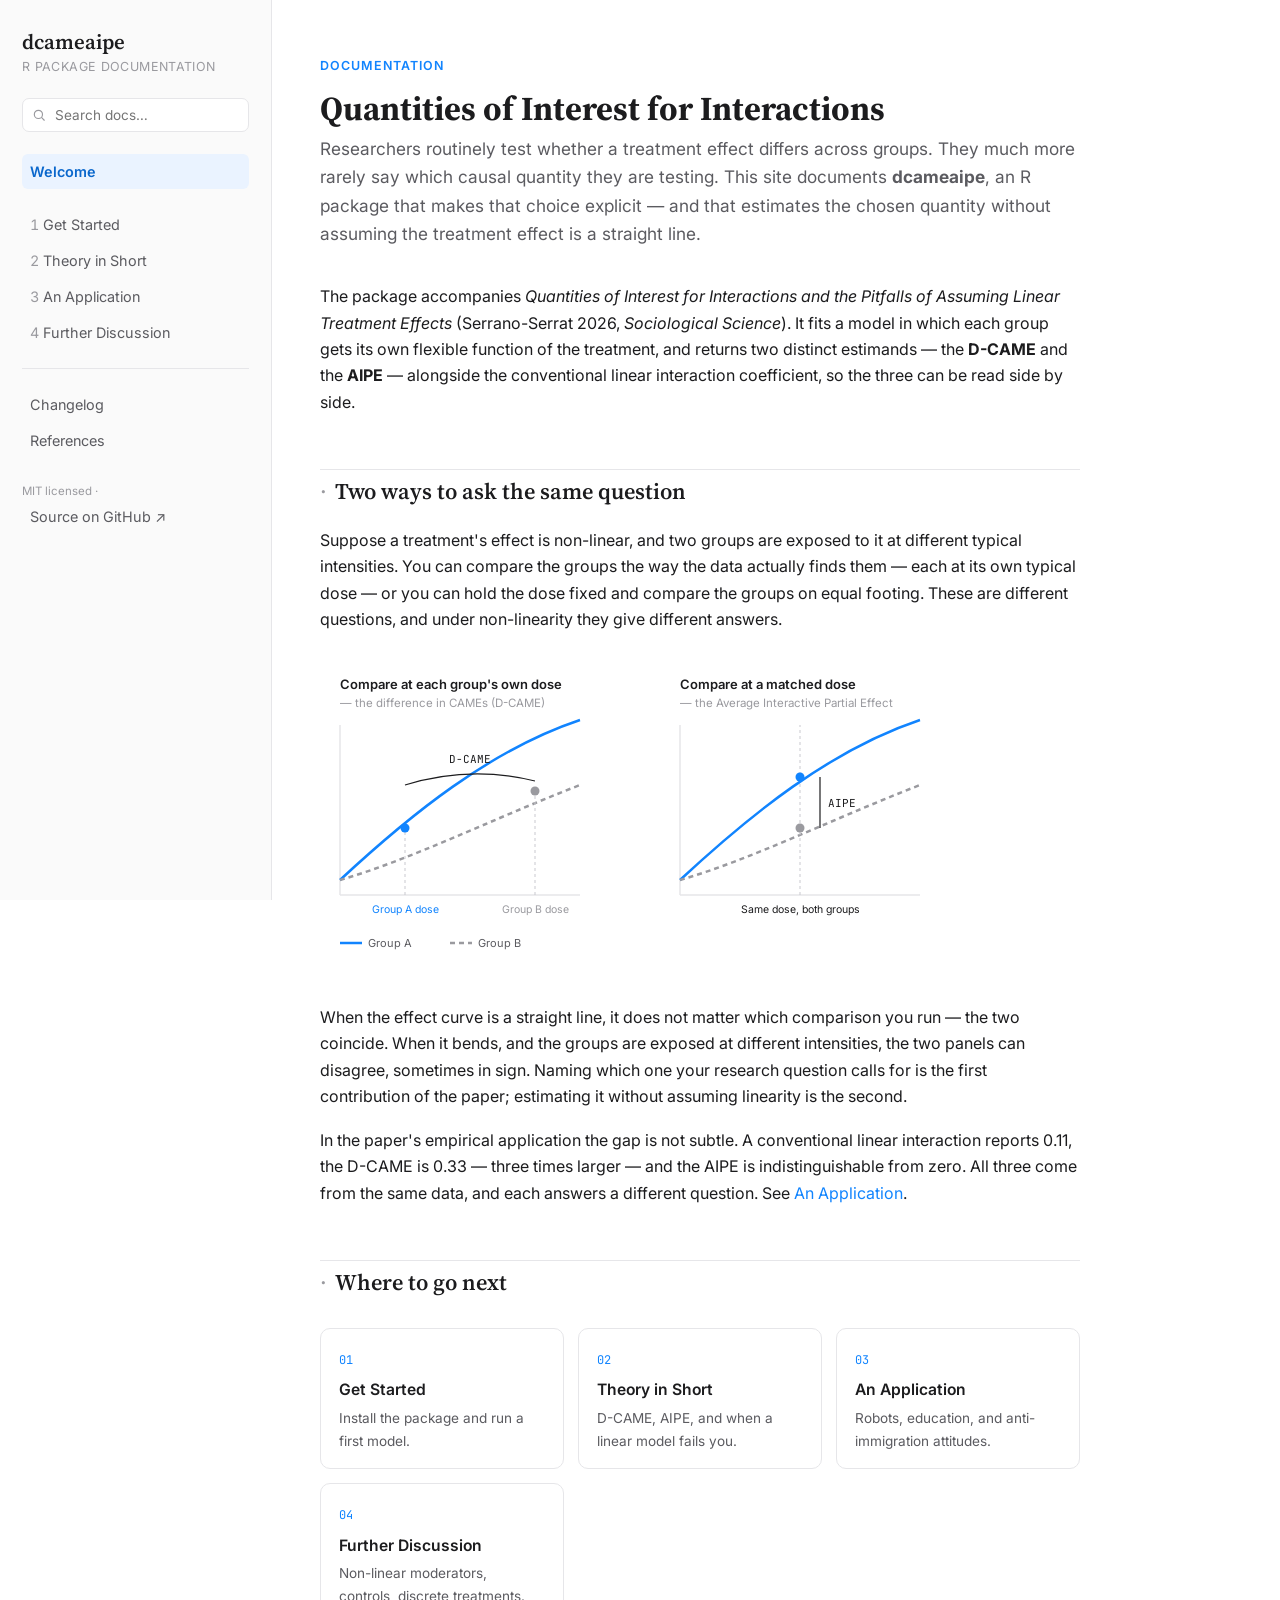
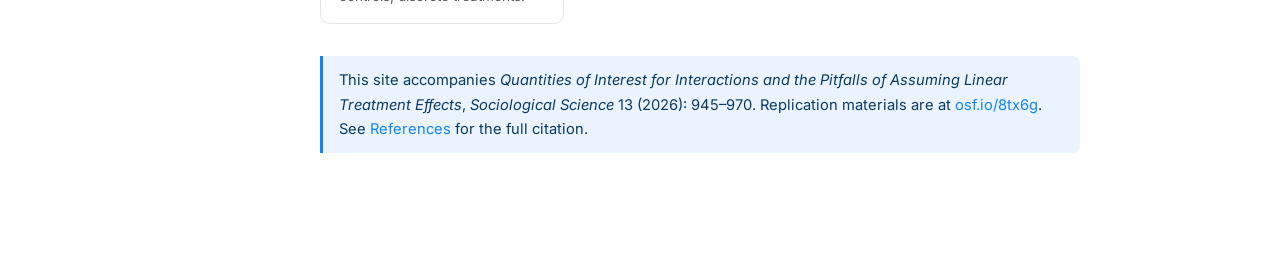
<file: docs/index.html>
<!DOCTYPE html>
<html lang="en">
<head>
<meta charset="UTF-8">
<meta name="viewport" content="width=device-width, initial-scale=1.0">
<title>dcameaipe — Documentation</title>
<link rel="stylesheet" href="css/style.css">
</head>
<body>

<button class="nav-toggle" aria-label="Toggle navigation">
  <svg viewBox="0 0 24 24" fill="none" stroke-width="2" stroke-linecap="round"><line x1="3" y1="6" x2="21" y2="6"/><line x1="3" y1="12" x2="21" y2="12"/><line x1="3" y1="18" x2="21" y2="18"/></svg>
</button>
<div class="sidebar-scrim"></div>

<div class="shell">

  <!-- ============ SIDEBAR (identical on every page) ============ -->
  <nav class="sidebar">
    <p class="sidebar-title">dcameaipe</p>
    <p class="sidebar-subtitle">R Package Documentation</p>

    <div class="sidebar-search">
      <svg viewBox="0 0 24 24" fill="none" stroke-width="2" stroke-linecap="round"><circle cx="11" cy="11" r="7"/><line x1="21" y1="21" x2="16.65" y2="16.65"/></svg>
      <input type="text" placeholder="Search docs…" aria-label="Search documentation">
    </div>

    <div class="nav-group">
      <ul class="nav-plain">
        <li><a href="index.html">Welcome</a></li>
      </ul>
    </div>

    <div class="nav-group">
      <ol class="nav-numbered">
        <li><a href="get-started.html">Get Started</a></li>
        <li><a href="theory.html">Theory in Short</a></li>
        <li><a href="application.html">An Application</a></li>
        <li><a href="discussion.html">Further Discussion</a></li>
      </ol>
    </div>

    <hr class="sidebar-divider">

    <div class="nav-group">
      <ul class="nav-plain">
        <li><a href="changelog.html">Changelog</a></li>
        <li><a href="references.html">References</a></li>
      </ul>
    </div>

    <p class="sidebar-note">MIT licensed · <a href="https://github.com/SerranoSerrat/dcameaipe">Source on GitHub ↗</a></p>
  </nav>

  <!-- ============ MAIN CONTENT ============ -->
  <main class="main">
    <div class="content">

      <p class="eyebrow">Documentation</p>
      <h1>Quantities of Interest for Interactions</h1>
      <p class="lede">
        Researchers routinely test whether a treatment effect differs across groups.
        They much more rarely say which causal quantity they are testing. This site
        documents <strong>dcameaipe</strong>, an R package that makes that choice
        explicit — and that estimates the chosen quantity without assuming the
        treatment effect is a straight line.
      </p>

      <p>
        The package accompanies <em>Quantities of Interest for Interactions and the
        Pitfalls of Assuming Linear Treatment Effects</em> (Serrano-Serrat 2026,
        <em>Sociological Science</em>). It fits a model in which each group gets its
        own flexible function of the treatment, and returns two distinct estimands —
        the <strong>D-CAME</strong> and the <strong>AIPE</strong> — alongside the
        conventional linear interaction coefficient, so the three can be read side
        by side.
      </p>

      <h2><span class="section-num">·</span>Two ways to ask the same question</h2>
      <p>
        Suppose a treatment's effect is non-linear, and two groups are exposed to it
        at different typical intensities. You can compare the groups the way the data
        actually finds them — each at its own typical dose — or you can hold the dose
        fixed and compare the groups on equal footing. These are different questions,
        and under non-linearity they give different answers.
      </p>

      <div style="margin: 2em 0;">
        <svg viewBox="0 0 620 300" role="img" aria-labelledby="diagramTitle" style="width:100%; height:auto; max-width:620px;">
          <title id="diagramTitle">Two comparisons of a non-linear treatment effect across two groups</title>

          <!-- Panel 1: D-CAME — compare at each group's own typical intensity -->
          <text x="20" y="24" font-family="Inter, sans-serif" font-size="13" font-weight="600" fill="#1c1c1e">Compare at each group's own dose</text>
          <text x="20" y="42" font-family="Inter, sans-serif" font-size="11.5" fill="#9a9a9f">— the difference in CAMEs (D-CAME)</text>

          <line x1="20" y1="230" x2="260" y2="230" stroke="#e6e6e9" stroke-width="1.5"/>
          <line x1="20" y1="60" x2="20" y2="230" stroke="#e6e6e9" stroke-width="1.5"/>

          <path d="M20,215 C90,150 170,85 260,55" fill="none" stroke="#1184fe" stroke-width="2.5"/>
          <path d="M20,215 C90,195 170,155 260,120" fill="none" stroke="#9a9a9f" stroke-width="2.5" stroke-dasharray="5,4"/>

          <line x1="85" y1="230" x2="85" y2="163" stroke="#c9c9cf" stroke-width="1" stroke-dasharray="3,3"/>
          <circle cx="85" cy="163" r="4.5" fill="#1184fe"/>
          <line x1="215" y1="230" x2="215" y2="126" stroke="#c9c9cf" stroke-width="1" stroke-dasharray="3,3"/>
          <circle cx="215" cy="126" r="4.5" fill="#9a9a9f"/>

          <path d="M85,120 Q150,100 215,116" fill="none" stroke="#1c1c1e" stroke-width="1.2"/>
          <text x="150" y="98" text-anchor="middle" font-family="JetBrains Mono, monospace" font-size="11" fill="#1c1c1e">D-CAME</text>

          <text x="85" y="248" text-anchor="middle" font-family="Inter, sans-serif" font-size="10.5" fill="#1184fe">Group A dose</text>
          <text x="215" y="248" text-anchor="middle" font-family="Inter, sans-serif" font-size="10.5" fill="#9a9a9f">Group B dose</text>

          <!-- Panel 2: AIPE — compare at a matched intensity -->
          <text x="360" y="24" font-family="Inter, sans-serif" font-size="13" font-weight="600" fill="#1c1c1e">Compare at a matched dose</text>
          <text x="360" y="42" font-family="Inter, sans-serif" font-size="11.5" fill="#9a9a9f">— the Average Interactive Partial Effect</text>

          <line x1="360" y1="230" x2="600" y2="230" stroke="#e6e6e9" stroke-width="1.5"/>
          <line x1="360" y1="60" x2="360" y2="230" stroke="#e6e6e9" stroke-width="1.5"/>

          <path d="M360,215 C430,150 510,85 600,55" fill="none" stroke="#1184fe" stroke-width="2.5"/>
          <path d="M360,215 C430,195 510,155 600,120" fill="none" stroke="#9a9a9f" stroke-width="2.5" stroke-dasharray="5,4"/>

          <line x1="480" y1="230" x2="480" y2="60" stroke="#c9c9cf" stroke-width="1" stroke-dasharray="3,3"/>
          <circle cx="480" cy="112" r="4.5" fill="#1184fe"/>
          <circle cx="480" cy="163" r="4.5" fill="#9a9a9f"/>

          <line x1="500" y1="112" x2="500" y2="163" stroke="#1c1c1e" stroke-width="1.2"/>
          <text x="508" y="142" font-family="JetBrains Mono, monospace" font-size="11" fill="#1c1c1e">AIPE</text>

          <text x="480" y="248" text-anchor="middle" font-family="Inter, sans-serif" font-size="10.5" fill="#1c1c1e">Same dose, both groups</text>

          <!-- shared legend -->
          <line x1="20" y1="278" x2="42" y2="278" stroke="#1184fe" stroke-width="2.5"/>
          <text x="48" y="282" font-family="Inter, sans-serif" font-size="11" fill="#5b5b60">Group A</text>
          <line x1="130" y1="278" x2="152" y2="278" stroke="#9a9a9f" stroke-width="2.5" stroke-dasharray="5,4"/>
          <text x="158" y="282" font-family="Inter, sans-serif" font-size="11" fill="#5b5b60">Group B</text>
        </svg>
      </div>

      <p>
        When the effect curve is a straight line, it does not matter which comparison
        you run — the two coincide. When it bends, and the groups are exposed at
        different intensities, the two panels can disagree, sometimes in sign. Naming
        which one your research question calls for is the first contribution of the
        paper; estimating it without assuming linearity is the second.
      </p>

      <p>
        In the paper's empirical application the gap is not subtle. A conventional
        linear interaction reports 0.11, the D-CAME is 0.33 — three times larger —
        and the AIPE is indistinguishable from zero. All three come from the same
        data, and each answers a different question. See
        <a href="application.html">An Application</a>.
      </p>

      <h2><span class="section-num">·</span>Where to go next</h2>
      <div class="card-grid">
        <a class="card" href="get-started.html">
          <span class="card-num">01</span>
          <h3>Get Started</h3>
          <p>Install the package and run a first model.</p>
        </a>
        <a class="card" href="theory.html">
          <span class="card-num">02</span>
          <h3>Theory in Short</h3>
          <p>D-CAME, AIPE, and when a linear model fails you.</p>
        </a>
        <a class="card" href="application.html">
          <span class="card-num">03</span>
          <h3>An Application</h3>
          <p>Robots, education, and anti-immigration attitudes.</p>
        </a>
        <a class="card" href="discussion.html">
          <span class="card-num">04</span>
          <h3>Further Discussion</h3>
          <p>Non-linear moderators, controls, discrete treatments.</p>
        </a>
      </div>

      <div class="callout">
        This site accompanies <em>Quantities of Interest for Interactions and the
        Pitfalls of Assuming Linear Treatment Effects</em>, <em>Sociological Science</em>
        13 (2026): 945–970. Replication materials are at
        <a href="https://osf.io/8tx6g/">osf.io/8tx6g</a>. See
        <a href="references.html">References</a> for the full citation.
      </div>

    </div>
  </main>
</div>

<script src="js/main.js"></script>
</body>
</html>
</file>
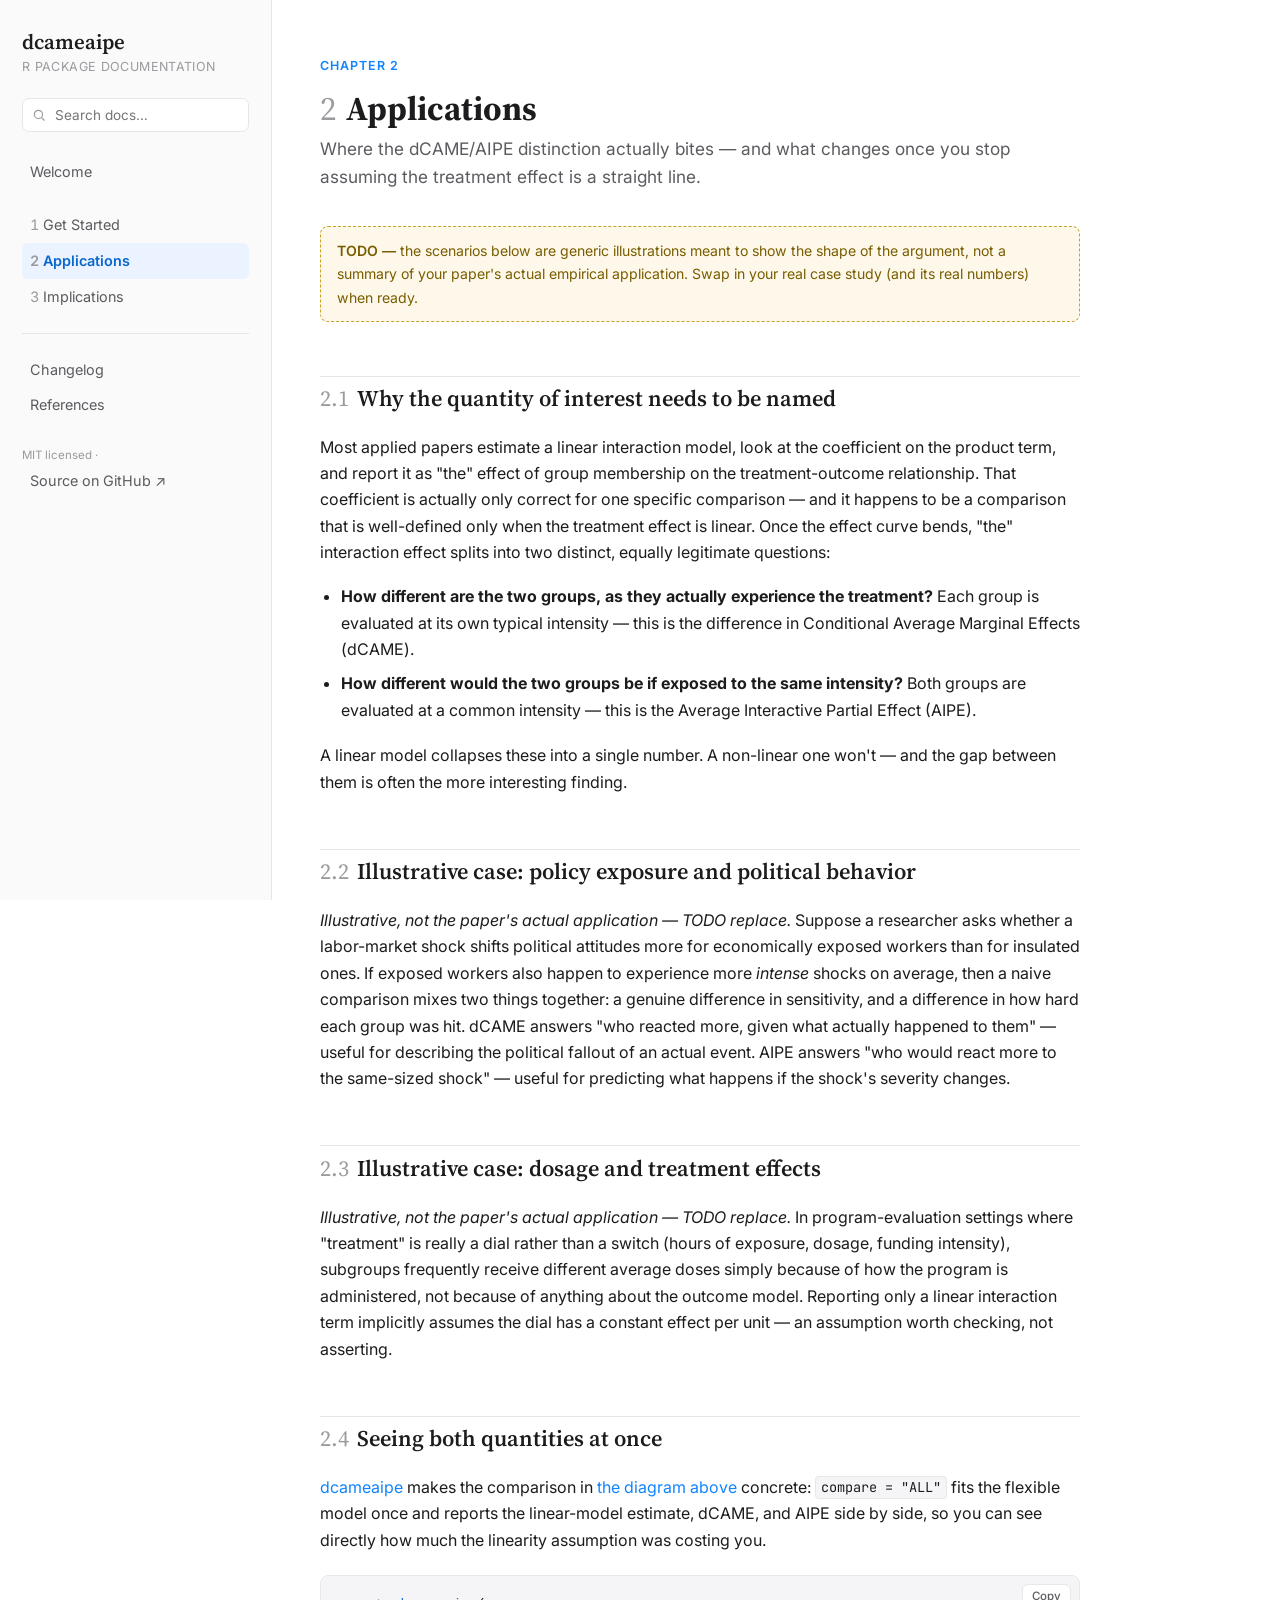
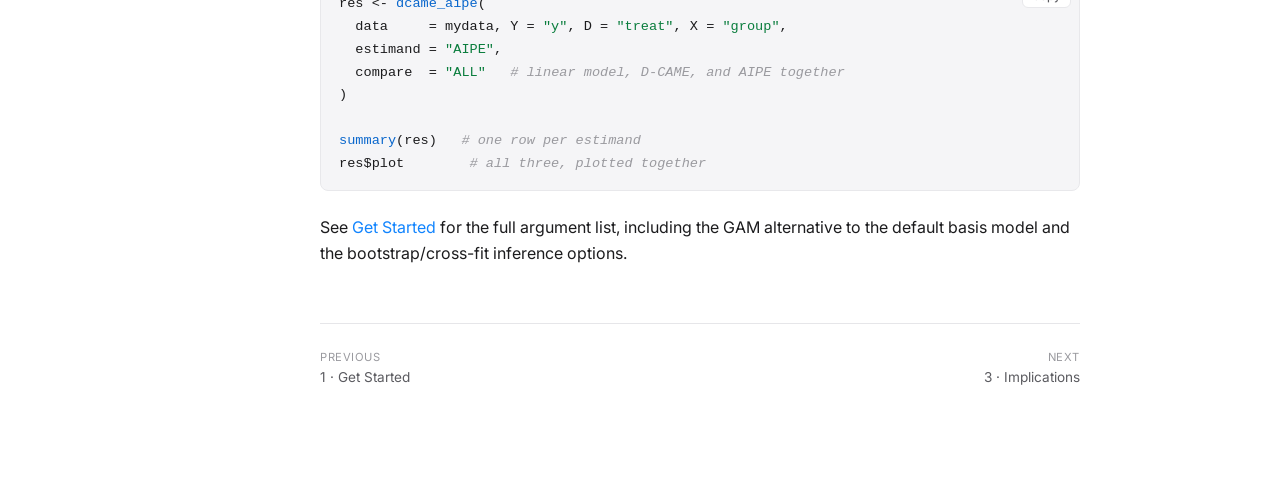
<file: docs/applications.html>
<!DOCTYPE html>
<html lang="en">
<head>
<meta charset="UTF-8">
<meta name="viewport" content="width=device-width, initial-scale=1.0">
<title>Applications — dcameaipe</title>
<link rel="stylesheet" href="css/style.css">
</head>
<body>

<button class="nav-toggle" aria-label="Toggle navigation">
  <svg viewBox="0 0 24 24" fill="none" stroke-width="2" stroke-linecap="round"><line x1="3" y1="6" x2="21" y2="6"/><line x1="3" y1="12" x2="21" y2="12"/><line x1="3" y1="18" x2="21" y2="18"/></svg>
</button>
<div class="sidebar-scrim"></div>

<div class="shell">

  <nav class="sidebar">
    <p class="sidebar-title">dcameaipe</p>
    <p class="sidebar-subtitle">R Package Documentation</p>

    <div class="sidebar-search">
      <svg viewBox="0 0 24 24" fill="none" stroke-width="2" stroke-linecap="round"><circle cx="11" cy="11" r="7"/><line x1="21" y1="21" x2="16.65" y2="16.65"/></svg>
      <input type="text" placeholder="Search docs…" aria-label="Search documentation">
    </div>

    <div class="nav-group">
      <ul class="nav-plain">
        <li><a href="index.html">Welcome</a></li>
      </ul>
    </div>

    <div class="nav-group">
      <ol class="nav-numbered">
        <li><a href="get-started.html">Get Started</a></li>
        <li><a href="applications.html">Applications</a></li>
        <li><a href="implications.html">Implications</a></li>
      </ol>
    </div>

    <hr class="sidebar-divider">

    <div class="nav-group">
      <ul class="nav-plain">
        <li><a href="changelog.html">Changelog</a></li>
        <li><a href="references.html">References</a></li>
      </ul>
    </div>

    <p class="sidebar-note">MIT licensed · <a href="https://github.com/SerranoSerrat/dcameaipe">Source on GitHub ↗</a></p>
  </nav>

  <main class="main">
    <div class="content">

      <p class="eyebrow">Chapter 2</p>
      <h1><span class="chapter-num">2</span>Applications</h1>
      <p class="lede">
        Where the dCAME/AIPE distinction actually bites — and what changes once you
        stop assuming the treatment effect is a straight line.
      </p>

      <div class="todo">
        <strong>TODO —</strong> the scenarios below are generic illustrations meant
        to show the shape of the argument, not a summary of your paper's actual
        empirical application. Swap in your real case study (and its real numbers)
        when ready.
      </div>

      <h2><span class="section-num">2.1</span>Why the quantity of interest needs to be named</h2>
      <p>
        Most applied papers estimate a linear interaction model, look at the
        coefficient on the product term, and report it as "the" effect of group
        membership on the treatment-outcome relationship. That coefficient is
        actually only correct for one specific comparison — and it happens to be a
        comparison that is well-defined only when the treatment effect is linear.
        Once the effect curve bends, "the" interaction effect splits into two
        distinct, equally legitimate questions:
      </p>
      <ul class="content-list">
        <li>
          <strong>How different are the two groups, as they actually experience the
          treatment?</strong> Each group is evaluated at its own typical intensity —
          this is the difference in Conditional Average Marginal Effects (dCAME).
        </li>
        <li>
          <strong>How different would the two groups be if exposed to the same
          intensity?</strong> Both groups are evaluated at a common intensity — this
          is the Average Interactive Partial Effect (AIPE).
        </li>
      </ul>
      <p>
        A linear model collapses these into a single number. A non-linear one
        won't — and the gap between them is often the more interesting finding.
      </p>

      <h2><span class="section-num">2.2</span>Illustrative case: policy exposure and political behavior</h2>
      <p>
        <em>Illustrative, not the paper's actual application — TODO replace.</em>
        Suppose a researcher asks whether a labor-market shock shifts political
        attitudes more for economically exposed workers than for insulated ones. If
        exposed workers also happen to experience more <em>intense</em> shocks on
        average, then a naive comparison mixes two things together: a genuine
        difference in sensitivity, and a difference in how hard each group was hit.
        dCAME answers "who reacted more, given what actually happened to them" —
        useful for describing the political fallout of an actual event. AIPE
        answers "who would react more to the same-sized shock" — useful for
        predicting what happens if the shock's severity changes.
      </p>

      <h2><span class="section-num">2.3</span>Illustrative case: dosage and treatment effects</h2>
      <p>
        <em>Illustrative, not the paper's actual application — TODO replace.</em>
        In program-evaluation settings where "treatment" is really a dial rather
        than a switch (hours of exposure, dosage, funding intensity), subgroups
        frequently receive different average doses simply because of how the
        program is administered, not because of anything about the outcome model.
        Reporting only a linear interaction term implicitly assumes the dial has a
        constant effect per unit — an assumption worth checking, not asserting.
      </p>

      <h2><span class="section-num">2.4</span>Seeing both quantities at once</h2>
      <p>
        <a href="https://github.com/SerranoSerrat/dcameaipe">dcameaipe</a> makes the
        comparison in <a href="index.html">the diagram above</a> concrete:
        <code class="inline">compare = "ALL"</code> fits the flexible model once and
        reports the linear-model estimate, dCAME, and AIPE side by side, so you can
        see directly how much the linearity assumption was costing you.
      </p>

      <div class="code-block">
        <pre><code>res &lt;- <span class="tok-fn">dcame_aipe</span>(
  data     = mydata, Y = <span class="tok-str">"y"</span>, D = <span class="tok-str">"treat"</span>, X = <span class="tok-str">"group"</span>,
  estimand = <span class="tok-str">"AIPE"</span>,
  compare  = <span class="tok-str">"ALL"</span>   <span class="tok-com"># linear model, D-CAME, and AIPE together</span>
)

<span class="tok-fn">summary</span>(res)   <span class="tok-com"># one row per estimand</span>
res$plot        <span class="tok-com"># all three, plotted together</span></code></pre>
      </div>

      <p>
        See <a href="get-started.html">Get Started</a> for the full argument list,
        including the GAM alternative to the default basis model and the
        bootstrap/cross-fit inference options.
      </p>

      <div class="page-nav">
        <a href="get-started.html"><span class="dir">Previous</span>1 · Get Started</a>
        <a class="next" href="implications.html"><span class="dir">Next</span>3 · Implications</a>
      </div>

    </div>
  </main>
</div>

<script src="js/main.js"></script>
</body>
</html>
</file>
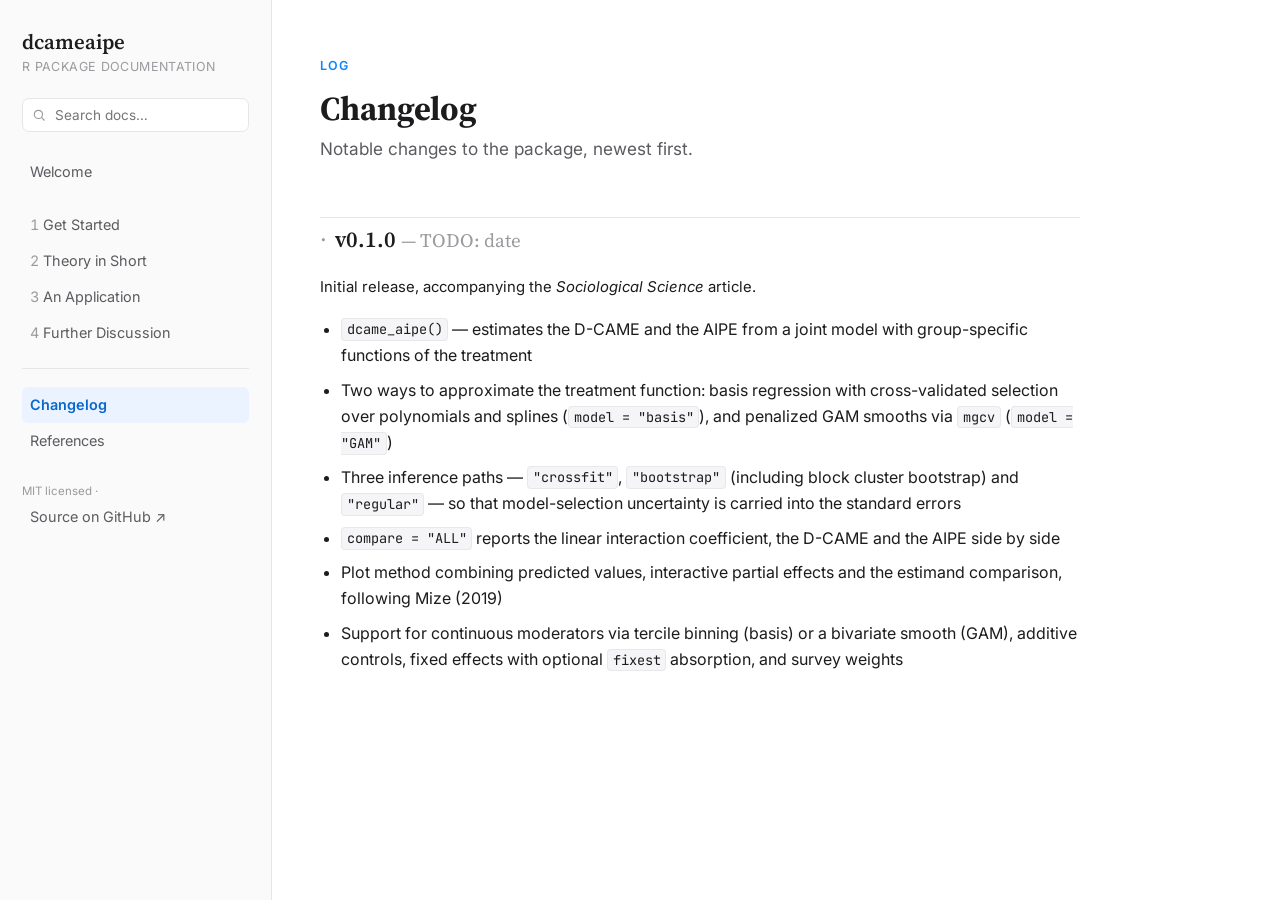
<file: docs/changelog.html>
<!DOCTYPE html>
<html lang="en">
<head>
<meta charset="UTF-8">
<meta name="viewport" content="width=device-width, initial-scale=1.0">
<title>Changelog — dcameaipe</title>
<link rel="stylesheet" href="css/style.css">
</head>
<body>

<button class="nav-toggle" aria-label="Toggle navigation">
  <svg viewBox="0 0 24 24" fill="none" stroke-width="2" stroke-linecap="round"><line x1="3" y1="6" x2="21" y2="6"/><line x1="3" y1="12" x2="21" y2="12"/><line x1="3" y1="18" x2="21" y2="18"/></svg>
</button>
<div class="sidebar-scrim"></div>

<div class="shell">

  <nav class="sidebar">
    <p class="sidebar-title">dcameaipe</p>
    <p class="sidebar-subtitle">R Package Documentation</p>

    <div class="sidebar-search">
      <svg viewBox="0 0 24 24" fill="none" stroke-width="2" stroke-linecap="round"><circle cx="11" cy="11" r="7"/><line x1="21" y1="21" x2="16.65" y2="16.65"/></svg>
      <input type="text" placeholder="Search docs…" aria-label="Search documentation">
    </div>

    <div class="nav-group">
      <ul class="nav-plain">
        <li><a href="index.html">Welcome</a></li>
      </ul>
    </div>

    <div class="nav-group">
      <ol class="nav-numbered">
        <li><a href="get-started.html">Get Started</a></li>
        <li><a href="theory.html">Theory in Short</a></li>
        <li><a href="application.html">An Application</a></li>
        <li><a href="discussion.html">Further Discussion</a></li>
      </ol>
    </div>

    <hr class="sidebar-divider">

    <div class="nav-group">
      <ul class="nav-plain">
        <li><a href="changelog.html">Changelog</a></li>
        <li><a href="references.html">References</a></li>
      </ul>
    </div>

    <p class="sidebar-note">MIT licensed · <a href="https://github.com/SerranoSerrat/dcameaipe">Source on GitHub ↗</a></p>
  </nav>

  <main class="main">
    <div class="content">

      <p class="eyebrow">Log</p>
      <h1>Changelog</h1>
      <p class="lede">Notable changes to the package, newest first.</p>

      <h2><span class="section-num">·</span>v0.1.0 <span style="color:var(--text-faint); font-weight:400; font-size:0.85em;">— TODO: date</span></h2>
      <p style="font-size:.93rem;">
        Initial release, accompanying the <em>Sociological Science</em> article.
      </p>
      <ul class="content-list">
        <li><code class="inline">dcame_aipe()</code> — estimates the D-CAME and the AIPE from a joint model with group-specific functions of the treatment</li>
        <li>Two ways to approximate the treatment function: basis regression with cross-validated selection over polynomials and splines (<code class="inline">model = "basis"</code>), and penalized GAM smooths via <code class="inline">mgcv</code> (<code class="inline">model = "GAM"</code>)</li>
        <li>Three inference paths — <code class="inline">"crossfit"</code>, <code class="inline">"bootstrap"</code> (including block cluster bootstrap) and <code class="inline">"regular"</code> — so that model-selection uncertainty is carried into the standard errors</li>
        <li><code class="inline">compare = "ALL"</code> reports the linear interaction coefficient, the D-CAME and the AIPE side by side</li>
        <li>Plot method combining predicted values, interactive partial effects and the estimand comparison, following Mize (2019)</li>
        <li>Support for continuous moderators via tercile binning (basis) or a bivariate smooth (GAM), additive controls, fixed effects with optional <code class="inline">fixest</code> absorption, and survey weights</li>
      </ul>

    </div>
  </main>
</div>

<script src="js/main.js"></script>
</body>
</html>
</file>
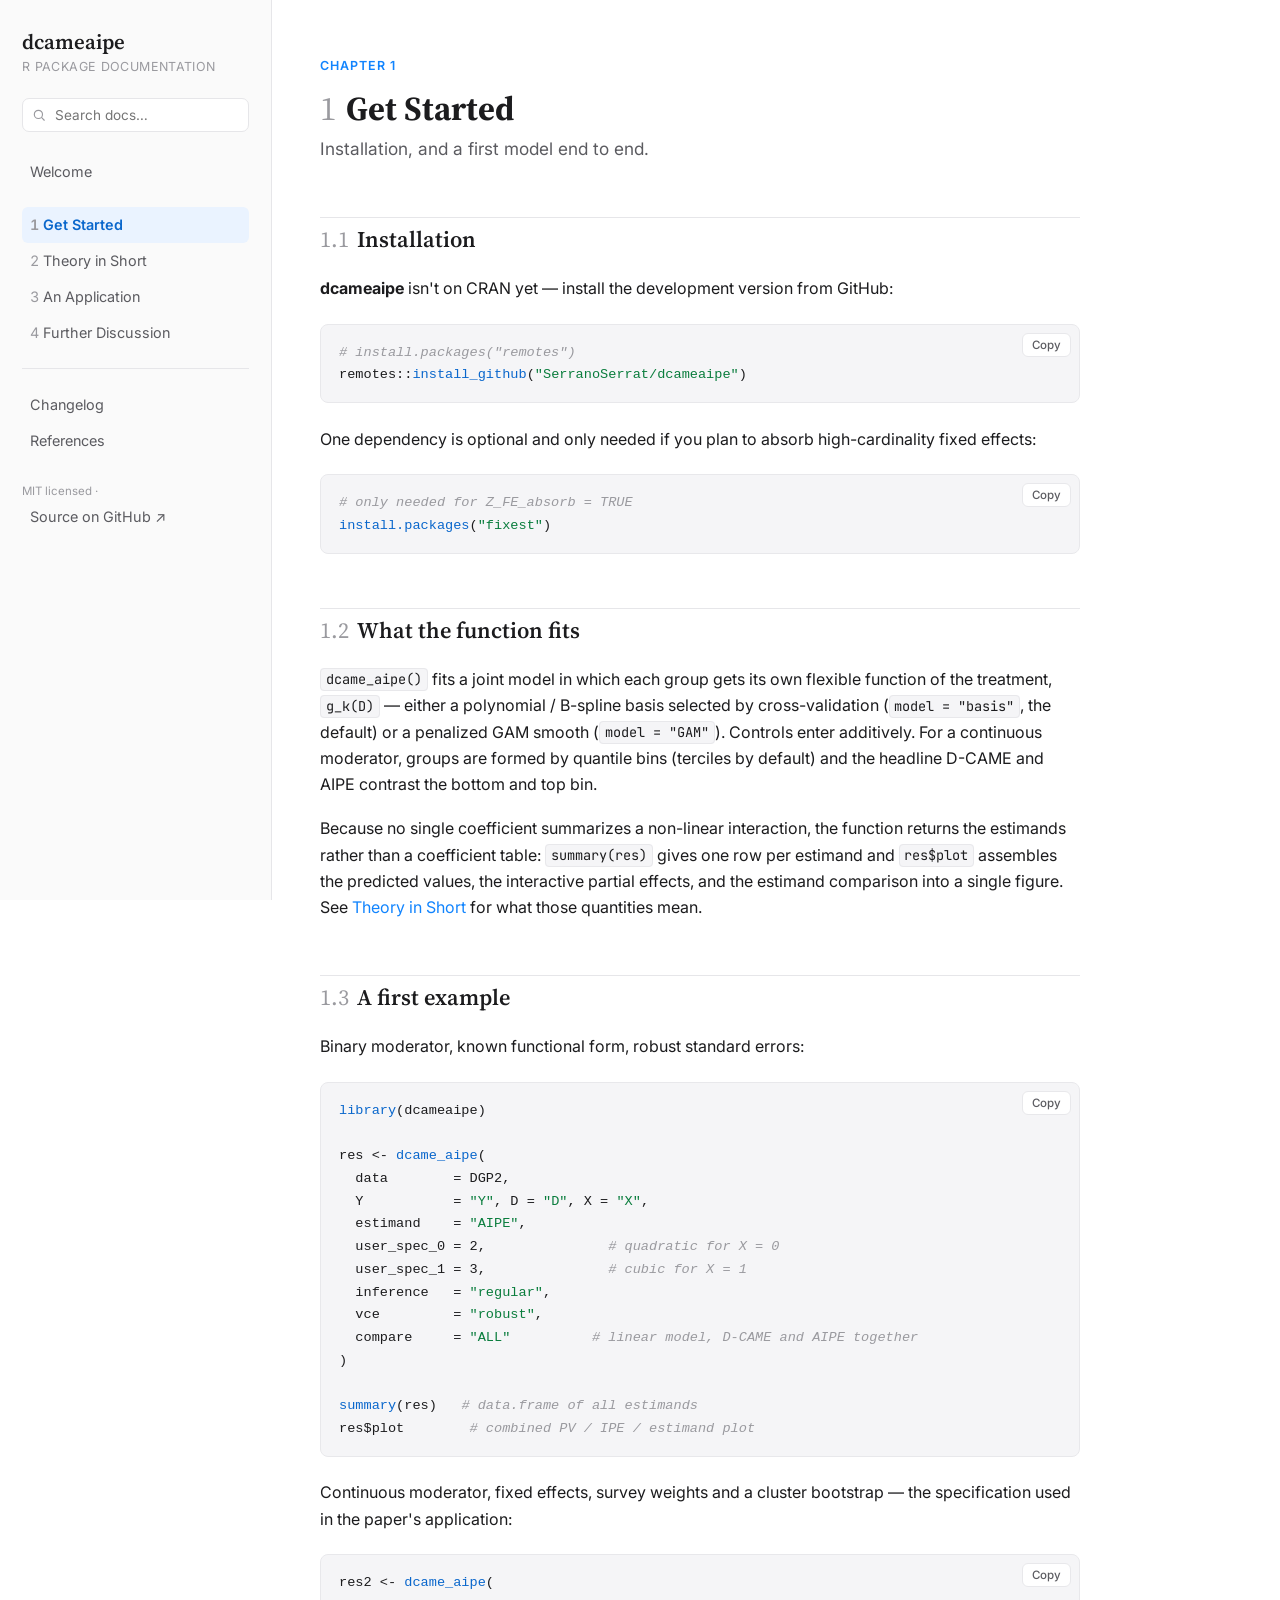
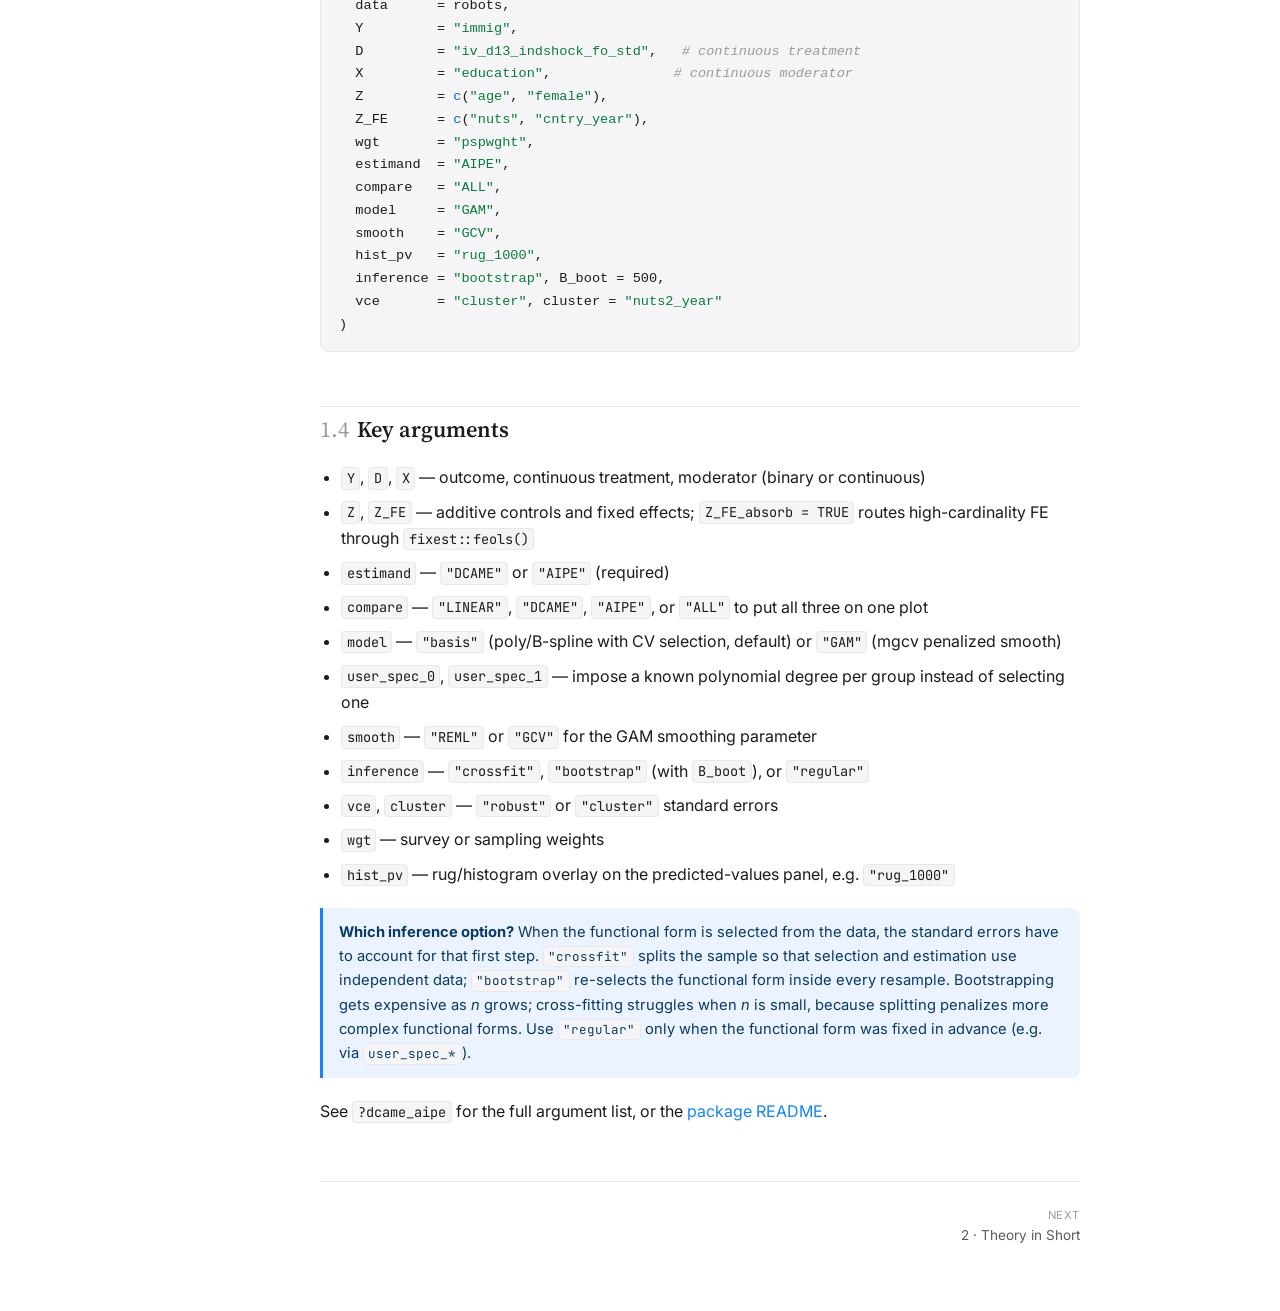
<file: docs/get-started.html>
<!DOCTYPE html>
<html lang="en">
<head>
<meta charset="UTF-8">
<meta name="viewport" content="width=device-width, initial-scale=1.0">
<title>Get Started — dcameaipe</title>
<link rel="stylesheet" href="css/style.css">
</head>
<body>

<button class="nav-toggle" aria-label="Toggle navigation">
  <svg viewBox="0 0 24 24" fill="none" stroke-width="2" stroke-linecap="round"><line x1="3" y1="6" x2="21" y2="6"/><line x1="3" y1="12" x2="21" y2="12"/><line x1="3" y1="18" x2="21" y2="18"/></svg>
</button>
<div class="sidebar-scrim"></div>

<div class="shell">

  <nav class="sidebar">
    <p class="sidebar-title">dcameaipe</p>
    <p class="sidebar-subtitle">R Package Documentation</p>

    <div class="sidebar-search">
      <svg viewBox="0 0 24 24" fill="none" stroke-width="2" stroke-linecap="round"><circle cx="11" cy="11" r="7"/><line x1="21" y1="21" x2="16.65" y2="16.65"/></svg>
      <input type="text" placeholder="Search docs…" aria-label="Search documentation">
    </div>

    <div class="nav-group">
      <ul class="nav-plain">
        <li><a href="index.html">Welcome</a></li>
      </ul>
    </div>

    <div class="nav-group">
      <ol class="nav-numbered">
        <li><a href="get-started.html">Get Started</a></li>
        <li><a href="theory.html">Theory in Short</a></li>
        <li><a href="application.html">An Application</a></li>
        <li><a href="discussion.html">Further Discussion</a></li>
      </ol>
    </div>

    <hr class="sidebar-divider">

    <div class="nav-group">
      <ul class="nav-plain">
        <li><a href="changelog.html">Changelog</a></li>
        <li><a href="references.html">References</a></li>
      </ul>
    </div>

    <p class="sidebar-note">MIT licensed · <a href="https://github.com/SerranoSerrat/dcameaipe">Source on GitHub ↗</a></p>
  </nav>

  <main class="main">
    <div class="content">

      <p class="eyebrow">Chapter 1</p>
      <h1><span class="chapter-num">1</span>Get Started</h1>
      <p class="lede">Installation, and a first model end to end.</p>

      <h2><span class="section-num">1.1</span>Installation</h2>
      <p><strong>dcameaipe</strong> isn't on CRAN yet — install the development version from GitHub:</p>

      <div class="code-block">
        <pre><code><span class="tok-com"># install.packages("remotes")</span>
remotes::<span class="tok-fn">install_github</span>(<span class="tok-str">"SerranoSerrat/dcameaipe"</span>)</code></pre>
      </div>

      <p>
        One dependency is optional and only needed if you plan to absorb
        high-cardinality fixed effects:
      </p>

      <div class="code-block">
        <pre><code><span class="tok-com"># only needed for Z_FE_absorb = TRUE</span>
<span class="tok-fn">install.packages</span>(<span class="tok-str">"fixest"</span>)</code></pre>
      </div>

      <h2><span class="section-num">1.2</span>What the function fits</h2>
      <p>
        <code class="inline">dcame_aipe()</code> fits a joint model in which each
        group gets its own flexible function of the treatment,
        <code class="inline">g_k(D)</code> — either a polynomial / B-spline basis
        selected by cross-validation (<code class="inline">model = "basis"</code>,
        the default) or a penalized GAM smooth
        (<code class="inline">model = "GAM"</code>). Controls enter additively. For a
        continuous moderator, groups are formed by quantile bins (terciles by
        default) and the headline D-CAME and AIPE contrast the bottom and top bin.
      </p>
      <p>
        Because no single coefficient summarizes a non-linear interaction, the
        function returns the estimands rather than a coefficient table:
        <code class="inline">summary(res)</code> gives one row per estimand and
        <code class="inline">res$plot</code> assembles the predicted values, the
        interactive partial effects, and the estimand comparison into a single
        figure. See <a href="theory.html">Theory in Short</a> for what those
        quantities mean.
      </p>

      <h2><span class="section-num">1.3</span>A first example</h2>
      <p>Binary moderator, known functional form, robust standard errors:</p>

      <div class="code-block">
        <pre><code><span class="tok-fn">library</span>(dcameaipe)

res &lt;- <span class="tok-fn">dcame_aipe</span>(
  data        = DGP2,
  Y           = <span class="tok-str">"Y"</span>, D = <span class="tok-str">"D"</span>, X = <span class="tok-str">"X"</span>,
  estimand    = <span class="tok-str">"AIPE"</span>,
  user_spec_0 = 2,               <span class="tok-com"># quadratic for X = 0</span>
  user_spec_1 = 3,               <span class="tok-com"># cubic for X = 1</span>
  inference   = <span class="tok-str">"regular"</span>,
  vce         = <span class="tok-str">"robust"</span>,
  compare     = <span class="tok-str">"ALL"</span>          <span class="tok-com"># linear model, D-CAME and AIPE together</span>
)

<span class="tok-fn">summary</span>(res)   <span class="tok-com"># data.frame of all estimands</span>
res$plot        <span class="tok-com"># combined PV / IPE / estimand plot</span></code></pre>
      </div>

      <p>
        Continuous moderator, fixed effects, survey weights and a cluster bootstrap —
        the specification used in the paper's application:
      </p>

      <div class="code-block">
        <pre><code>res2 &lt;- <span class="tok-fn">dcame_aipe</span>(
  data      = robots,
  Y         = <span class="tok-str">"immig"</span>,
  D         = <span class="tok-str">"iv_d13_indshock_fo_std"</span>,   <span class="tok-com"># continuous treatment</span>
  X         = <span class="tok-str">"education"</span>,               <span class="tok-com"># continuous moderator</span>
  Z         = <span class="tok-fn">c</span>(<span class="tok-str">"age"</span>, <span class="tok-str">"female"</span>),
  Z_FE      = <span class="tok-fn">c</span>(<span class="tok-str">"nuts"</span>, <span class="tok-str">"cntry_year"</span>),
  wgt       = <span class="tok-str">"pspwght"</span>,
  estimand  = <span class="tok-str">"AIPE"</span>,
  compare   = <span class="tok-str">"ALL"</span>,
  model     = <span class="tok-str">"GAM"</span>,
  smooth    = <span class="tok-str">"GCV"</span>,
  hist_pv   = <span class="tok-str">"rug_1000"</span>,
  inference = <span class="tok-str">"bootstrap"</span>, B_boot = 500,
  vce       = <span class="tok-str">"cluster"</span>, cluster = <span class="tok-str">"nuts2_year"</span>
)</code></pre>
      </div>

      <h2><span class="section-num">1.4</span>Key arguments</h2>
      <ul class="content-list">
        <li><code class="inline">Y</code>, <code class="inline">D</code>, <code class="inline">X</code> — outcome, continuous treatment, moderator (binary or continuous)</li>
        <li><code class="inline">Z</code>, <code class="inline">Z_FE</code> — additive controls and fixed effects; <code class="inline">Z_FE_absorb = TRUE</code> routes high-cardinality FE through <code class="inline">fixest::feols()</code></li>
        <li><code class="inline">estimand</code> — <code class="inline">"DCAME"</code> or <code class="inline">"AIPE"</code> (required)</li>
        <li><code class="inline">compare</code> — <code class="inline">"LINEAR"</code>, <code class="inline">"DCAME"</code>, <code class="inline">"AIPE"</code>, or <code class="inline">"ALL"</code> to put all three on one plot</li>
        <li><code class="inline">model</code> — <code class="inline">"basis"</code> (poly/B-spline with CV selection, default) or <code class="inline">"GAM"</code> (mgcv penalized smooth)</li>
        <li><code class="inline">user_spec_0</code>, <code class="inline">user_spec_1</code> — impose a known polynomial degree per group instead of selecting one</li>
        <li><code class="inline">smooth</code> — <code class="inline">"REML"</code> or <code class="inline">"GCV"</code> for the GAM smoothing parameter</li>
        <li><code class="inline">inference</code> — <code class="inline">"crossfit"</code>, <code class="inline">"bootstrap"</code> (with <code class="inline">B_boot</code>), or <code class="inline">"regular"</code></li>
        <li><code class="inline">vce</code>, <code class="inline">cluster</code> — <code class="inline">"robust"</code> or <code class="inline">"cluster"</code> standard errors</li>
        <li><code class="inline">wgt</code> — survey or sampling weights</li>
        <li><code class="inline">hist_pv</code> — rug/histogram overlay on the predicted-values panel, e.g. <code class="inline">"rug_1000"</code></li>
      </ul>

      <div class="callout">
        <strong>Which inference option?</strong> When the functional form is selected
        from the data, the standard errors have to account for that first step.
        <code class="inline">"crossfit"</code> splits the sample so that selection and
        estimation use independent data; <code class="inline">"bootstrap"</code>
        re-selects the functional form inside every resample. Bootstrapping gets
        expensive as <em>n</em> grows; cross-fitting struggles when <em>n</em> is
        small, because splitting penalizes more complex functional forms. Use
        <code class="inline">"regular"</code> only when the functional form was fixed
        in advance (e.g. via <code class="inline">user_spec_*</code>).
      </div>

      <p>
        See <code class="inline">?dcame_aipe</code> for the full argument list, or the
        <a href="https://github.com/SerranoSerrat/dcameaipe">package README</a>.
      </p>

      <div class="page-nav">
        <span></span>
        <a class="next" href="theory.html"><span class="dir">Next</span>2 · Theory in Short</a>
      </div>

    </div>
  </main>
</div>

<script src="js/main.js"></script>
</body>
</html>
</file>
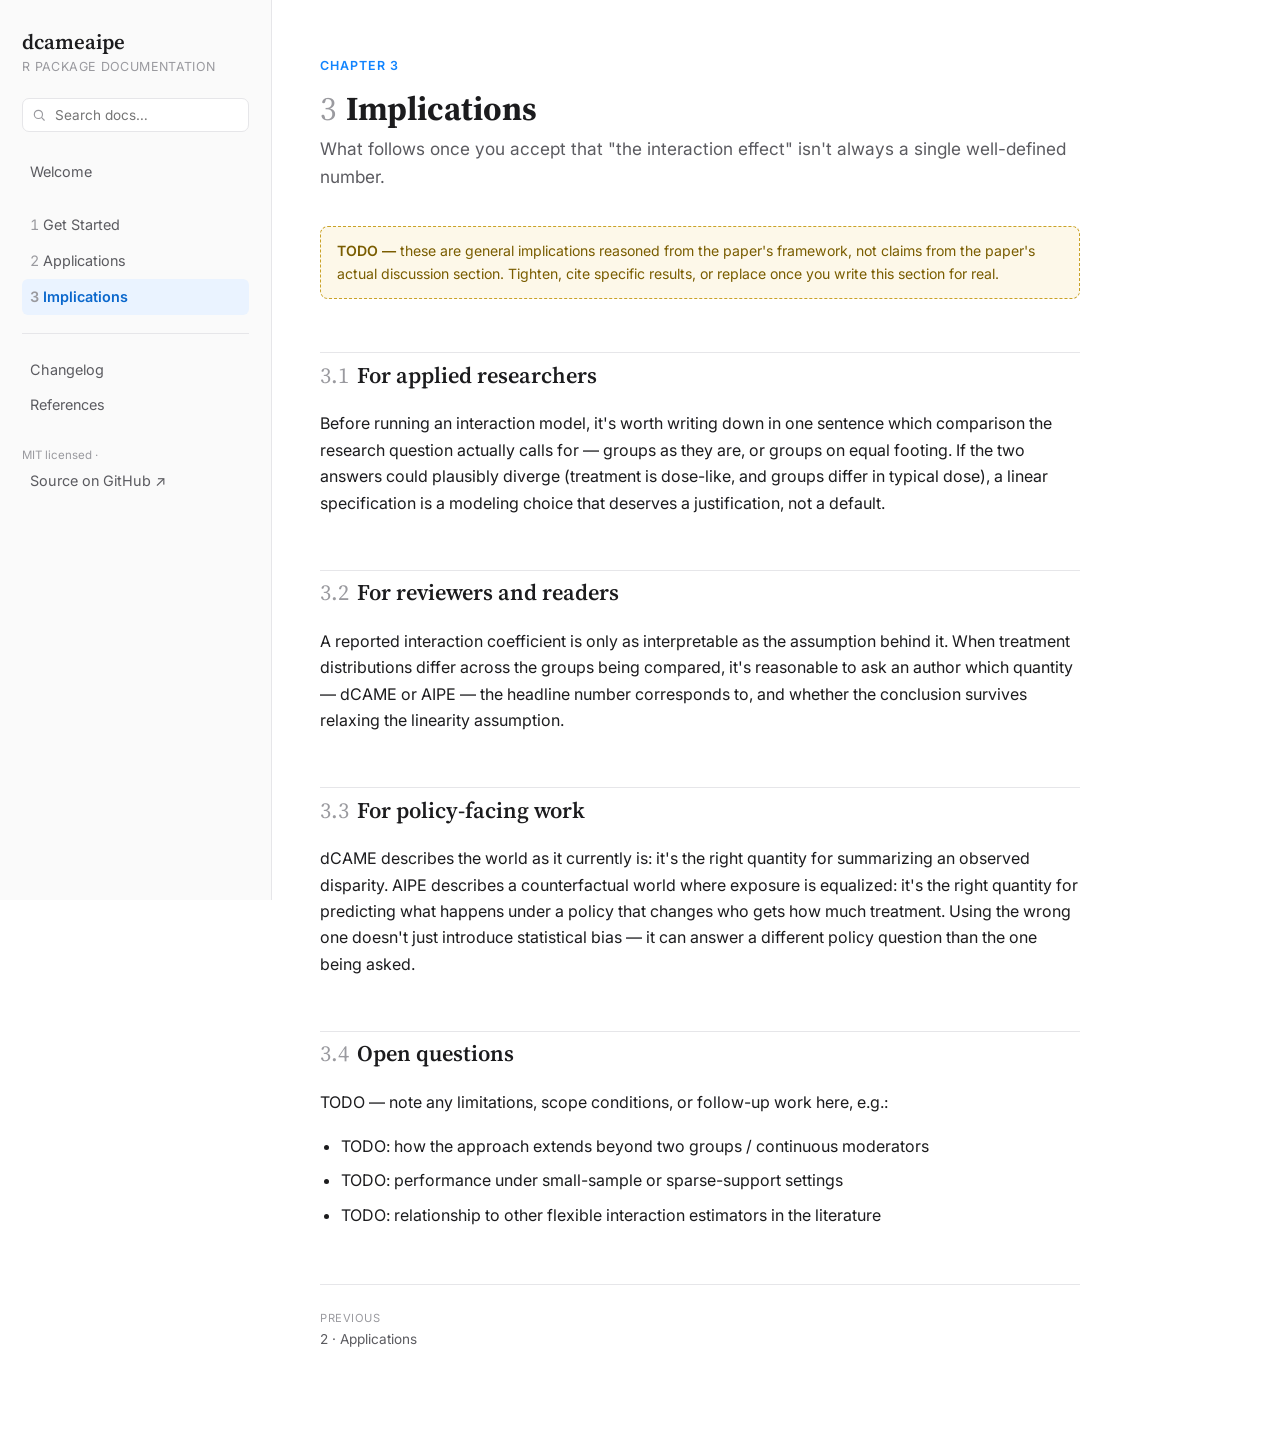
<file: docs/implications.html>
<!DOCTYPE html>
<html lang="en">
<head>
<meta charset="UTF-8">
<meta name="viewport" content="width=device-width, initial-scale=1.0">
<title>Implications — dcameaipe</title>
<link rel="stylesheet" href="css/style.css">
</head>
<body>

<button class="nav-toggle" aria-label="Toggle navigation">
  <svg viewBox="0 0 24 24" fill="none" stroke-width="2" stroke-linecap="round"><line x1="3" y1="6" x2="21" y2="6"/><line x1="3" y1="12" x2="21" y2="12"/><line x1="3" y1="18" x2="21" y2="18"/></svg>
</button>
<div class="sidebar-scrim"></div>

<div class="shell">

  <nav class="sidebar">
    <p class="sidebar-title">dcameaipe</p>
    <p class="sidebar-subtitle">R Package Documentation</p>

    <div class="sidebar-search">
      <svg viewBox="0 0 24 24" fill="none" stroke-width="2" stroke-linecap="round"><circle cx="11" cy="11" r="7"/><line x1="21" y1="21" x2="16.65" y2="16.65"/></svg>
      <input type="text" placeholder="Search docs…" aria-label="Search documentation">
    </div>

    <div class="nav-group">
      <ul class="nav-plain">
        <li><a href="index.html">Welcome</a></li>
      </ul>
    </div>

    <div class="nav-group">
      <ol class="nav-numbered">
        <li><a href="get-started.html">Get Started</a></li>
        <li><a href="applications.html">Applications</a></li>
        <li><a href="implications.html">Implications</a></li>
      </ol>
    </div>

    <hr class="sidebar-divider">

    <div class="nav-group">
      <ul class="nav-plain">
        <li><a href="changelog.html">Changelog</a></li>
        <li><a href="references.html">References</a></li>
      </ul>
    </div>

    <p class="sidebar-note">MIT licensed · <a href="https://github.com/SerranoSerrat/dcameaipe">Source on GitHub ↗</a></p>
  </nav>

  <main class="main">
    <div class="content">

      <p class="eyebrow">Chapter 3</p>
      <h1><span class="chapter-num">3</span>Implications</h1>
      <p class="lede">
        What follows once you accept that "the interaction effect" isn't always a
        single well-defined number.
      </p>

      <div class="todo">
        <strong>TODO —</strong> these are general implications reasoned from the
        paper's framework, not claims from the paper's actual discussion section.
        Tighten, cite specific results, or replace once you write this section for
        real.
      </div>

      <h2><span class="section-num">3.1</span>For applied researchers</h2>
      <p>
        Before running an interaction model, it's worth writing down in one
        sentence which comparison the research question actually calls for —
        groups as they are, or groups on equal footing. If the two answers could
        plausibly diverge (treatment is dose-like, and groups differ in typical
        dose), a linear specification is a modeling choice that deserves a
        justification, not a default.
      </p>

      <h2><span class="section-num">3.2</span>For reviewers and readers</h2>
      <p>
        A reported interaction coefficient is only as interpretable as the
        assumption behind it. When treatment distributions differ across the
        groups being compared, it's reasonable to ask an author which quantity —
        dCAME or AIPE — the headline number corresponds to, and whether the
        conclusion survives relaxing the linearity assumption.
      </p>

      <h2><span class="section-num">3.3</span>For policy-facing work</h2>
      <p>
        dCAME describes the world as it currently is: it's the right quantity for
        summarizing an observed disparity. AIPE describes a counterfactual world
        where exposure is equalized: it's the right quantity for predicting what
        happens under a policy that changes who gets how much treatment. Using the
        wrong one doesn't just introduce statistical bias — it can answer a
        different policy question than the one being asked.
      </p>

      <h2><span class="section-num">3.4</span>Open questions</h2>
      <p>TODO — note any limitations, scope conditions, or follow-up work here, e.g.:</p>
      <ul class="content-list">
        <li>TODO: how the approach extends beyond two groups / continuous moderators</li>
        <li>TODO: performance under small-sample or sparse-support settings</li>
        <li>TODO: relationship to other flexible interaction estimators in the literature</li>
      </ul>

      <div class="page-nav">
        <a href="applications.html"><span class="dir">Previous</span>2 · Applications</a>
        <span></span>
      </div>

    </div>
  </main>
</div>

<script src="js/main.js"></script>
</body>
</html>
</file>
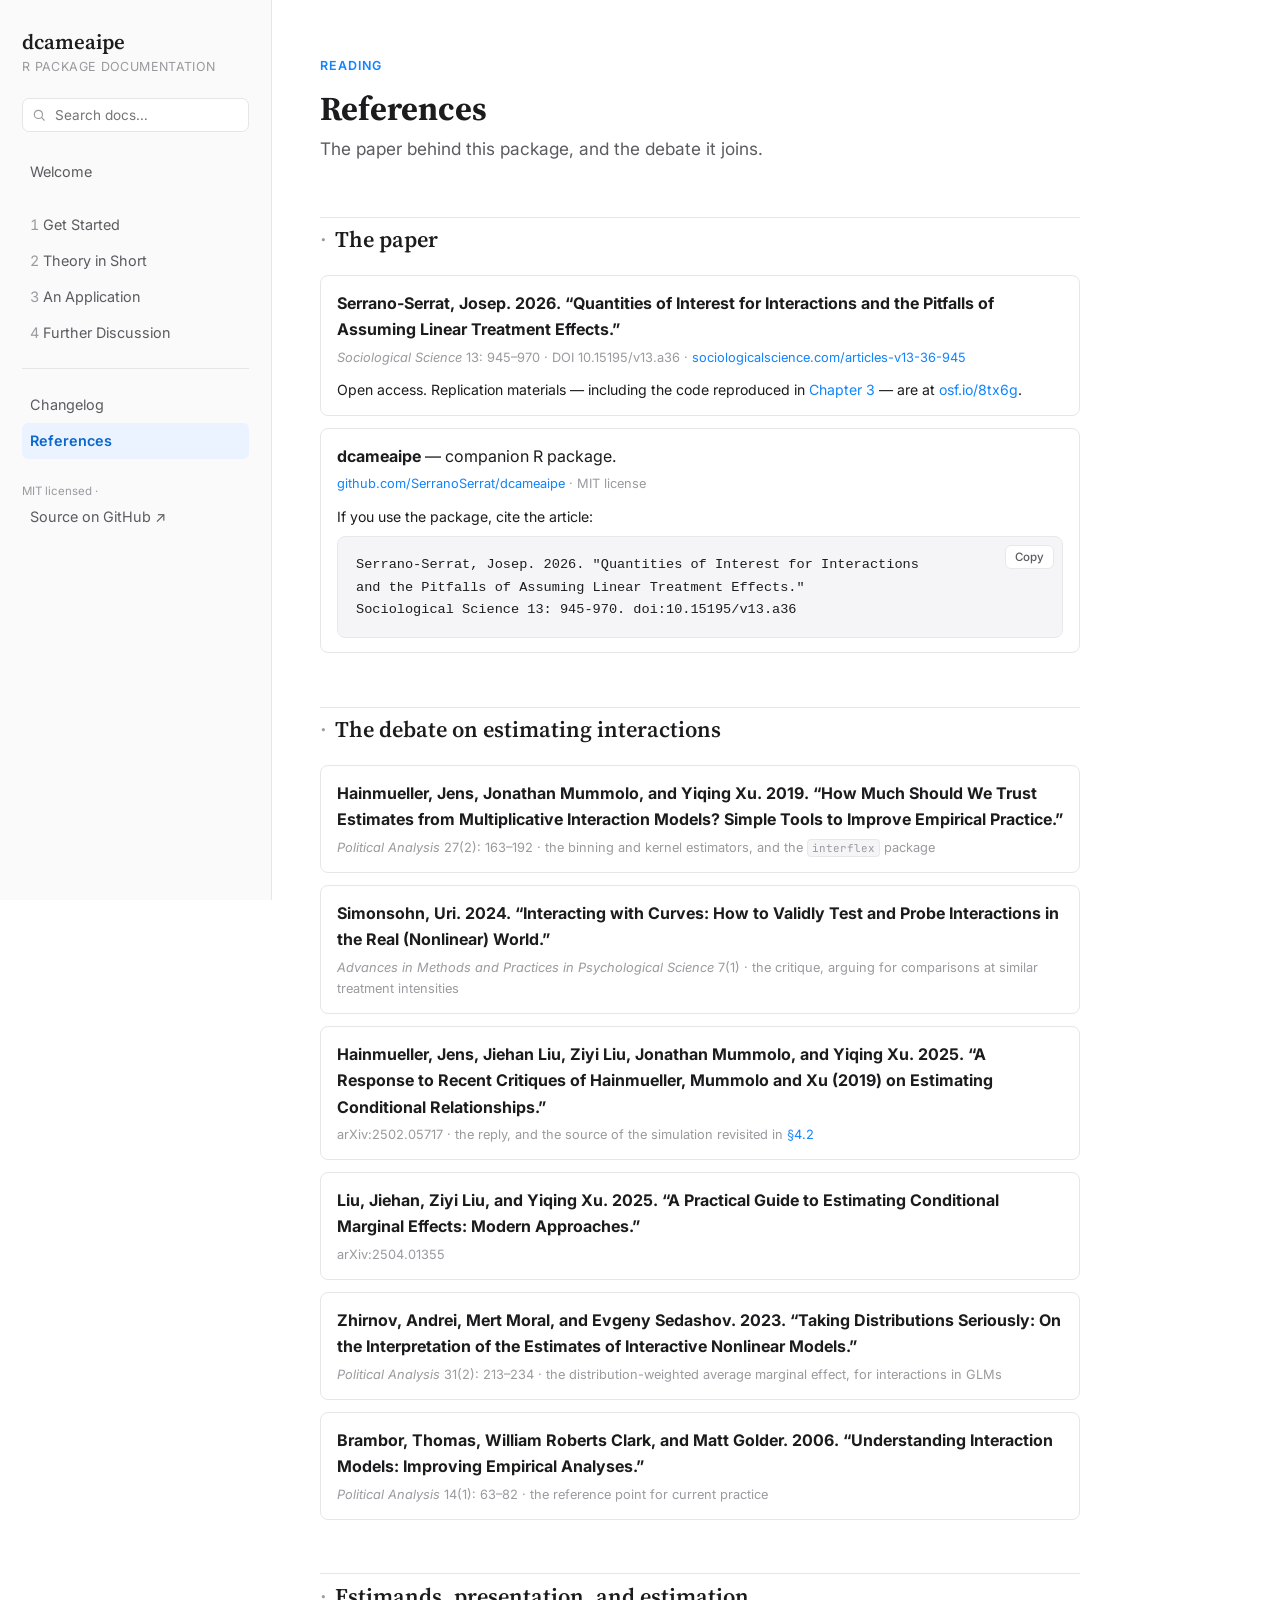
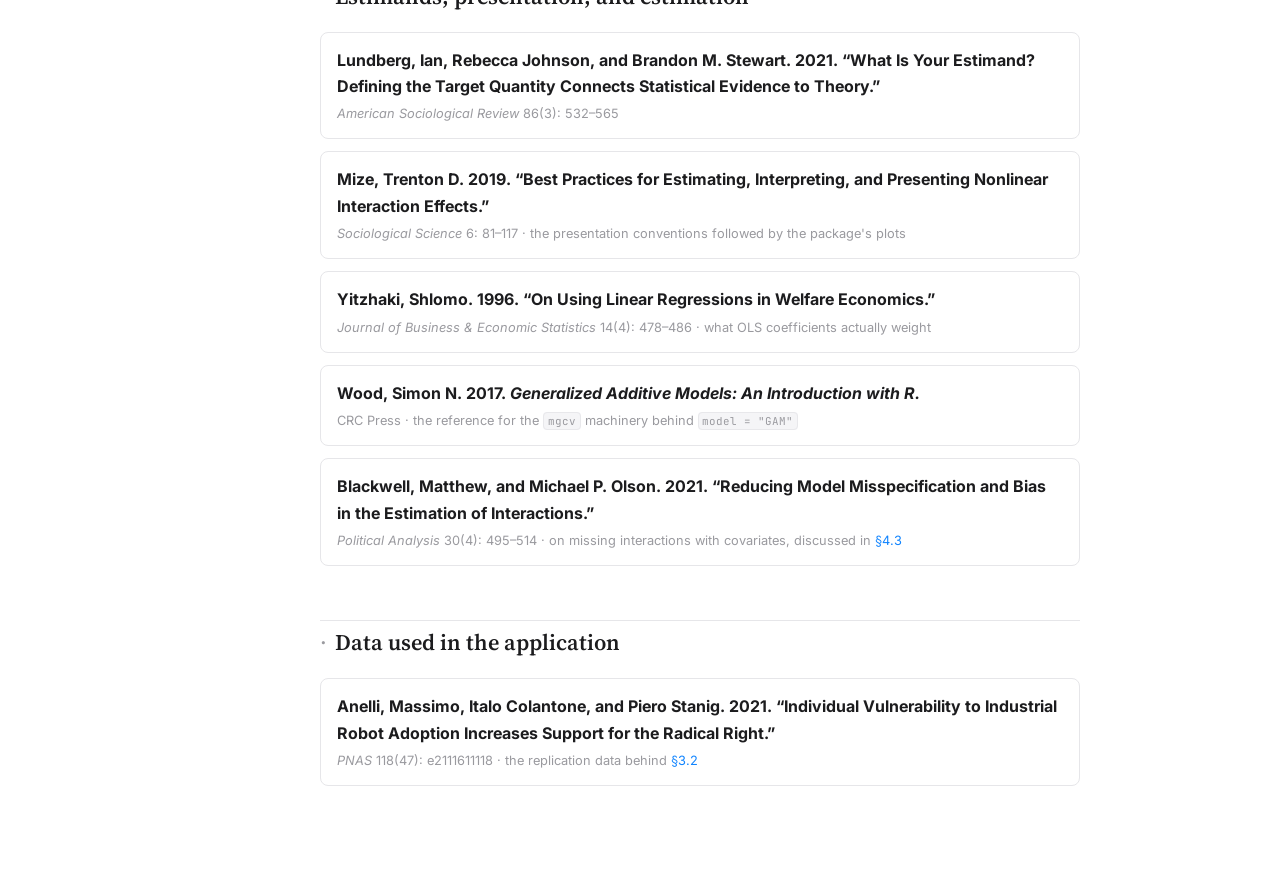
<file: docs/references.html>
<!DOCTYPE html>
<html lang="en">
<head>
<meta charset="UTF-8">
<meta name="viewport" content="width=device-width, initial-scale=1.0">
<title>References — dcameaipe</title>
<link rel="stylesheet" href="css/style.css">
</head>
<body>

<button class="nav-toggle" aria-label="Toggle navigation">
  <svg viewBox="0 0 24 24" fill="none" stroke-width="2" stroke-linecap="round"><line x1="3" y1="6" x2="21" y2="6"/><line x1="3" y1="12" x2="21" y2="12"/><line x1="3" y1="18" x2="21" y2="18"/></svg>
</button>
<div class="sidebar-scrim"></div>

<div class="shell">

  <nav class="sidebar">
    <p class="sidebar-title">dcameaipe</p>
    <p class="sidebar-subtitle">R Package Documentation</p>

    <div class="sidebar-search">
      <svg viewBox="0 0 24 24" fill="none" stroke-width="2" stroke-linecap="round"><circle cx="11" cy="11" r="7"/><line x1="21" y1="21" x2="16.65" y2="16.65"/></svg>
      <input type="text" placeholder="Search docs…" aria-label="Search documentation">
    </div>

    <div class="nav-group">
      <ul class="nav-plain">
        <li><a href="index.html">Welcome</a></li>
      </ul>
    </div>

    <div class="nav-group">
      <ol class="nav-numbered">
        <li><a href="get-started.html">Get Started</a></li>
        <li><a href="theory.html">Theory in Short</a></li>
        <li><a href="application.html">An Application</a></li>
        <li><a href="discussion.html">Further Discussion</a></li>
      </ol>
    </div>

    <hr class="sidebar-divider">

    <div class="nav-group">
      <ul class="nav-plain">
        <li><a href="changelog.html">Changelog</a></li>
        <li><a href="references.html">References</a></li>
      </ul>
    </div>

    <p class="sidebar-note">MIT licensed · <a href="https://github.com/SerranoSerrat/dcameaipe">Source on GitHub ↗</a></p>
  </nav>

  <main class="main">
    <div class="content">

      <p class="eyebrow">Reading</p>
      <h1>References</h1>
      <p class="lede">The paper behind this package, and the debate it joins.</p>

      <h2><span class="section-num">·</span>The paper</h2>

      <div class="ref-item">
        <strong>Serrano-Serrat, Josep. 2026. “Quantities of Interest for Interactions and the Pitfalls of Assuming Linear Treatment Effects.”</strong>
        <div class="ref-meta">
          <em>Sociological Science</em> 13: 945–970 · DOI 10.15195/v13.a36 ·
          <a href="https://sociologicalscience.com/articles-v13-36-945">sociologicalscience.com/articles-v13-36-945</a>
        </div>
        <p style="margin: 10px 0 0; font-size: 0.88rem;">
          Open access. Replication materials — including the code reproduced in
          <a href="application.html">Chapter 3</a> — are at
          <a href="https://osf.io/8tx6g/">osf.io/8tx6g</a>.
        </p>
      </div>

      <div class="ref-item">
        <strong>dcameaipe</strong> — companion R package.
        <div class="ref-meta">
          <a href="https://github.com/SerranoSerrat/dcameaipe">github.com/SerranoSerrat/dcameaipe</a> · MIT license
        </div>
        <p style="margin: 10px 0 0; font-size: 0.88rem;">If you use the package, cite the article:</p>
        <div class="code-block" style="margin: 8px 0 0;">
          <pre><code>Serrano-Serrat, Josep. 2026. "Quantities of Interest for Interactions
and the Pitfalls of Assuming Linear Treatment Effects."
Sociological Science 13: 945-970. doi:10.15195/v13.a36</code></pre>
        </div>
      </div>

      <h2><span class="section-num">·</span>The debate on estimating interactions</h2>

      <div class="ref-item">
        <strong>Hainmueller, Jens, Jonathan Mummolo, and Yiqing Xu. 2019. “How Much Should We Trust Estimates from Multiplicative Interaction Models? Simple Tools to Improve Empirical Practice.”</strong>
        <div class="ref-meta"><em>Political Analysis</em> 27(2): 163–192 · the binning and kernel estimators, and the <code class="inline">interflex</code> package</div>
      </div>

      <div class="ref-item">
        <strong>Simonsohn, Uri. 2024. “Interacting with Curves: How to Validly Test and Probe Interactions in the Real (Nonlinear) World.”</strong>
        <div class="ref-meta"><em>Advances in Methods and Practices in Psychological Science</em> 7(1) · the critique, arguing for comparisons at similar treatment intensities</div>
      </div>

      <div class="ref-item">
        <strong>Hainmueller, Jens, Jiehan Liu, Ziyi Liu, Jonathan Mummolo, and Yiqing Xu. 2025. “A Response to Recent Critiques of Hainmueller, Mummolo and Xu (2019) on Estimating Conditional Relationships.”</strong>
        <div class="ref-meta">arXiv:2502.05717 · the reply, and the source of the simulation revisited in <a href="discussion.html">§4.2</a></div>
      </div>

      <div class="ref-item">
        <strong>Liu, Jiehan, Ziyi Liu, and Yiqing Xu. 2025. “A Practical Guide to Estimating Conditional Marginal Effects: Modern Approaches.”</strong>
        <div class="ref-meta">arXiv:2504.01355</div>
      </div>

      <div class="ref-item">
        <strong>Zhirnov, Andrei, Mert Moral, and Evgeny Sedashov. 2023. “Taking Distributions Seriously: On the Interpretation of the Estimates of Interactive Nonlinear Models.”</strong>
        <div class="ref-meta"><em>Political Analysis</em> 31(2): 213–234 · the distribution-weighted average marginal effect, for interactions in GLMs</div>
      </div>

      <div class="ref-item">
        <strong>Brambor, Thomas, William Roberts Clark, and Matt Golder. 2006. “Understanding Interaction Models: Improving Empirical Analyses.”</strong>
        <div class="ref-meta"><em>Political Analysis</em> 14(1): 63–82 · the reference point for current practice</div>
      </div>

      <h2><span class="section-num">·</span>Estimands, presentation, and estimation</h2>

      <div class="ref-item">
        <strong>Lundberg, Ian, Rebecca Johnson, and Brandon M. Stewart. 2021. “What Is Your Estimand? Defining the Target Quantity Connects Statistical Evidence to Theory.”</strong>
        <div class="ref-meta"><em>American Sociological Review</em> 86(3): 532–565</div>
      </div>

      <div class="ref-item">
        <strong>Mize, Trenton D. 2019. “Best Practices for Estimating, Interpreting, and Presenting Nonlinear Interaction Effects.”</strong>
        <div class="ref-meta"><em>Sociological Science</em> 6: 81–117 · the presentation conventions followed by the package's plots</div>
      </div>

      <div class="ref-item">
        <strong>Yitzhaki, Shlomo. 1996. “On Using Linear Regressions in Welfare Economics.”</strong>
        <div class="ref-meta"><em>Journal of Business &amp; Economic Statistics</em> 14(4): 478–486 · what OLS coefficients actually weight</div>
      </div>

      <div class="ref-item">
        <strong>Wood, Simon N. 2017. <em>Generalized Additive Models: An Introduction with R.</em></strong>
        <div class="ref-meta">CRC Press · the reference for the <code class="inline">mgcv</code> machinery behind <code class="inline">model = "GAM"</code></div>
      </div>

      <div class="ref-item">
        <strong>Blackwell, Matthew, and Michael P. Olson. 2021. “Reducing Model Misspecification and Bias in the Estimation of Interactions.”</strong>
        <div class="ref-meta"><em>Political Analysis</em> 30(4): 495–514 · on missing interactions with covariates, discussed in <a href="discussion.html">§4.3</a></div>
      </div>

      <h2><span class="section-num">·</span>Data used in the application</h2>

      <div class="ref-item">
        <strong>Anelli, Massimo, Italo Colantone, and Piero Stanig. 2021. “Individual Vulnerability to Industrial Robot Adoption Increases Support for the Radical Right.”</strong>
        <div class="ref-meta"><em>PNAS</em> 118(47): e2111611118 · the replication data behind <a href="application.html">§3.2</a></div>
      </div>

    </div>
  </main>
</div>

<script src="js/main.js"></script>
</body>
</html>
</file>
<file: docs/css/style.css>
/* ==========================================================================
   Interaction QI — docs site stylesheet
   Palette: white body / near-white sidebar / brand blue accent (#1184fe,
   matching the link color already used on the author's research page)
   ========================================================================== */

@import url('https://fonts.googleapis.com/css2?family=Source+Serif+4:opsz,wght@8..60,400;8..60,600;8..60,700&family=Inter:wght@400;500;600;700&family=JetBrains+Mono:wght@400;500&display=swap');

:root {
  --bg: #ffffff;
  --sidebar-bg: #fafafa;
  --border: #e6e6e9;
  --text: #1c1c1e;
  --text-secondary: #5b5b60;
  --text-faint: #9a9a9f;
  --accent: #1184fe;
  --accent-dark: #0a67cc;
  --accent-wash: #eaf3ff;
  --code-bg: #f5f5f7;
  --code-border: #e8e8eb;
  --font-body: 'Inter', -apple-system, BlinkMacSystemFont, 'Segoe UI', sans-serif;
  --font-display: 'Source Serif 4', Georgia, 'Times New Roman', serif;
  --font-mono: 'JetBrains Mono', ui-monospace, SFMono-Regular, Menlo, monospace;
  --sidebar-w: 272px;
  --content-max: 760px;
}

* { box-sizing: border-box; }

html { scroll-behavior: smooth; }
@media (prefers-reduced-motion: reduce) {
  html { scroll-behavior: auto; }
  * { animation-duration: 0.01ms !important; transition-duration: 0.01ms !important; }
}

body {
  margin: 0;
  font-family: var(--font-body);
  color: var(--text);
  background: var(--bg);
  font-size: 16px;
  line-height: 1.65;
}

a { color: var(--accent); text-decoration: none; }
a:hover { text-decoration: underline; }

:focus-visible {
  outline: 2px solid var(--accent);
  outline-offset: 2px;
  border-radius: 3px;
}

/* ---------- Layout shell ---------- */

.shell {
  display: flex;
  min-height: 100vh;
}

/* ---------- Sidebar ---------- */

.sidebar {
  width: var(--sidebar-w);
  flex-shrink: 0;
  background: var(--sidebar-bg);
  border-right: 1px solid var(--border);
  padding: 28px 22px 40px;
  position: sticky;
  top: 0;
  height: 100vh;
  overflow-y: auto;
}

.sidebar-title {
  font-family: var(--font-display);
  font-size: 1.3rem;
  font-weight: 600;
  line-height: 1.3;
  margin: 0 0 2px;
}

.sidebar-subtitle {
  font-size: 0.78rem;
  color: var(--text-faint);
  letter-spacing: 0.03em;
  text-transform: uppercase;
  margin: 0 0 20px;
}

.sidebar-search {
  position: relative;
  margin-bottom: 22px;
}

.sidebar-search input {
  width: 100%;
  padding: 8px 12px 8px 32px;
  border: 1px solid var(--border);
  border-radius: 7px;
  font-family: var(--font-body);
  font-size: 0.85rem;
  background: var(--bg);
  color: var(--text);
}

.sidebar-search input:focus {
  outline: none;
  border-color: var(--accent);
  box-shadow: 0 0 0 3px var(--accent-wash);
}

.sidebar-search svg {
  position: absolute;
  left: 10px;
  top: 50%;
  transform: translateY(-50%);
  width: 14px;
  height: 14px;
  stroke: var(--text-faint);
  pointer-events: none;
}

.nav-group { margin-bottom: 18px; }

.nav-plain {
  list-style: none;
  margin: 0;
  padding: 0;
}

.nav-numbered {
  list-style: none;
  counter-reset: chapter;
  margin: 0;
  padding: 0;
}

.nav-numbered li { counter-increment: chapter; }

.nav-numbered li > a::before {
  content: counter(chapter) '  ';
  color: var(--text-faint);
  font-variant-numeric: tabular-nums;
}

.sidebar a {
  display: block;
  padding: 6px 8px;
  border-radius: 6px;
  color: var(--text-secondary);
  font-size: 0.9rem;
  text-decoration: none;
}

.sidebar a:hover {
  background: var(--accent-wash);
  color: var(--accent-dark);
}

.sidebar a.active {
  background: var(--accent-wash);
  color: var(--accent-dark);
  font-weight: 600;
}

.sidebar-divider {
  border: none;
  border-top: 1px solid var(--border);
  margin: 18px 0;
}

.sidebar-note {
  font-size: 0.72rem;
  color: var(--text-faint);
  margin-top: 24px;
  line-height: 1.5;
}

/* ---------- Mobile nav toggle ---------- */

.nav-toggle {
  display: none;
  position: fixed;
  top: 14px;
  left: 14px;
  z-index: 20;
  background: var(--bg);
  border: 1px solid var(--border);
  border-radius: 8px;
  width: 38px;
  height: 38px;
  align-items: center;
  justify-content: center;
  cursor: pointer;
}

.nav-toggle svg { width: 18px; height: 18px; stroke: var(--text); }

.sidebar-scrim {
  display: none;
}

/* ---------- Main content ---------- */

.main {
  flex: 1;
  min-width: 0;
  padding: 56px 48px 100px;
}

.content {
  max-width: var(--content-max);
}

.eyebrow {
  font-size: 0.78rem;
  font-weight: 600;
  letter-spacing: 0.08em;
  text-transform: uppercase;
  color: var(--accent);
  margin-bottom: 10px;
}

h1 {
  font-family: var(--font-display);
  font-size: 2.1rem;
  font-weight: 700;
  line-height: 1.25;
  margin: 0 0 6px;
}

h1 .chapter-num {
  color: var(--text-faint);
  font-weight: 400;
  margin-right: 10px;
}

h2 {
  font-family: var(--font-display);
  font-size: 1.4rem;
  font-weight: 600;
  margin: 2.4em 0 0.7em;
  padding-top: 0.2em;
  border-top: 1px solid var(--border);
}

h2 .section-num {
  color: var(--text-faint);
  font-weight: 400;
  margin-right: 8px;
}

h3 {
  font-family: var(--font-body);
  font-size: 1.05rem;
  font-weight: 600;
  margin: 1.8em 0 0.6em;
}

p { margin: 0 0 1.1em; color: var(--text); }

.lede {
  font-size: 1.08rem;
  color: var(--text-secondary);
  margin-bottom: 2em;
}

ul.content-list, ol.content-list {
  margin: 0 0 1.2em;
  padding-left: 1.3em;
}
ul.content-list li, ol.content-list li { margin-bottom: 0.5em; }

/* ---------- Code blocks ---------- */

.code-block {
  position: relative;
  background: var(--code-bg);
  border: 1px solid var(--code-border);
  border-radius: 8px;
  margin: 1.4em 0;
  overflow: hidden;
}

.code-block pre {
  margin: 0;
  padding: 16px 18px;
  overflow-x: auto;
  font-family: var(--font-mono);
  font-size: 0.85rem;
  line-height: 1.6;
}

.code-block code { color: var(--text); }
.code-block .tok-fn { color: var(--accent-dark); }
.code-block .tok-str { color: #0a7d3d; }
.code-block .tok-com { color: var(--text-faint); font-style: italic; }

.copy-btn {
  position: absolute;
  top: 8px;
  right: 8px;
  font-family: var(--font-body);
  font-size: 0.72rem;
  font-weight: 500;
  border: 1px solid var(--code-border);
  background: var(--bg);
  color: var(--text-secondary);
  border-radius: 6px;
  padding: 4px 9px;
  cursor: pointer;
}
.copy-btn:hover { border-color: var(--accent); color: var(--accent-dark); }

code.inline {
  font-family: var(--font-mono);
  font-size: 0.85em;
  background: var(--code-bg);
  border: 1px solid var(--code-border);
  border-radius: 4px;
  padding: 0.1em 0.35em;
}

/* ---------- TODO / placeholder callouts ---------- */

.todo {
  border: 1px dashed #c9a227;
  background: #fdf8e9;
  color: #7a5d00;
  border-radius: 8px;
  padding: 12px 16px;
  font-size: 0.88rem;
  margin: 1.4em 0;
}
.todo strong { font-weight: 600; }

.callout {
  border-left: 3px solid var(--accent);
  background: var(--accent-wash);
  border-radius: 0 8px 8px 0;
  padding: 12px 16px;
  font-size: 0.92rem;
  margin: 1.4em 0;
  color: #0a3a66;
}

/* ---------- Quick-link cards (home page) ---------- */

.card-grid {
  display: grid;
  grid-template-columns: repeat(auto-fit, minmax(200px, 1fr));
  gap: 14px;
  margin: 1.6em 0 2em;
}

.card {
  border: 1px solid var(--border);
  border-radius: 10px;
  padding: 16px 18px;
  display: block;
  color: var(--text);
}

.card:hover {
  border-color: var(--accent);
  text-decoration: none;
  background: var(--accent-wash);
}

.card .card-num {
  font-family: var(--font-mono);
  font-size: 0.75rem;
  color: var(--accent);
}

.card h3 { margin: 6px 0 4px; font-size: 0.98rem; }
.card p { margin: 0; font-size: 0.85rem; color: var(--text-secondary); }

/* ---------- Footer nav (prev/next) ---------- */

.page-nav {
  display: flex;
  justify-content: space-between;
  gap: 16px;
  margin-top: 3.5em;
  padding-top: 1.5em;
  border-top: 1px solid var(--border);
}

.page-nav a {
  font-size: 0.85rem;
  color: var(--text-secondary);
  max-width: 45%;
}
.page-nav a:hover { color: var(--accent-dark); }
.page-nav .dir { display: block; font-size: 0.7rem; color: var(--text-faint); text-transform: uppercase; letter-spacing: 0.05em; }
.page-nav .next { text-align: right; margin-left: auto; }

/* ---------- Reference list ---------- */

.ref-item {
  border: 1px solid var(--border);
  border-radius: 8px;
  padding: 14px 16px;
  margin-bottom: 12px;
}
.ref-item .ref-meta { font-size: 0.8rem; color: var(--text-faint); margin-top: 4px; }

/* ---------- Responsive ---------- */

@media (max-width: 880px) {
  .nav-toggle { display: flex; }

  .sidebar {
    position: fixed;
    left: 0;
    top: 0;
    z-index: 21;
    transform: translateX(-100%);
    transition: transform 0.25s ease;
    box-shadow: 0 0 0 rgba(0,0,0,0);
  }

  body.nav-open .sidebar {
    transform: translateX(0);
    box-shadow: 8px 0 24px rgba(0,0,0,0.12);
  }

  body.nav-open .sidebar-scrim {
    display: block;
    position: fixed;
    inset: 0;
    background: rgba(0,0,0,0.25);
    z-index: 19;
  }

  .main { padding: 76px 22px 80px; }
}
</file>
